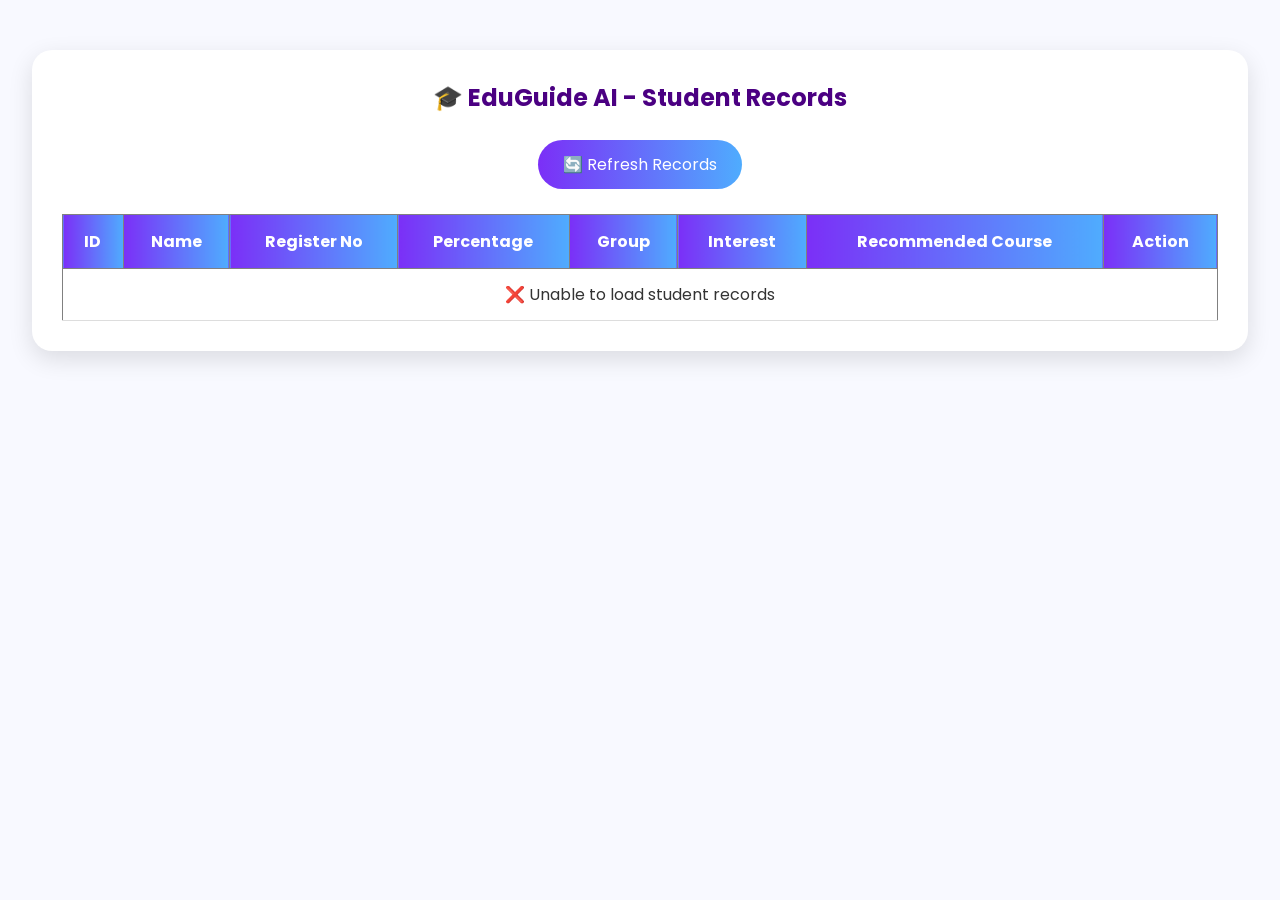
<file: admin.html>
<!DOCTYPE html>
<html lang="en">
<head>
    <meta charset="UTF-8">
    <meta name="viewport" content="width=device-width, initial-scale=1.0">

    <title>EduGuide AI - Admin Records</title>

    <link rel="stylesheet" href="style.css">
</head>

<body>

    <div class="admin-records">

        <h2>🎓 EduGuide AI - Student Records</h2>
        <button onclick="loadStudents()" class="refresh-btn">
    🔄 Refresh Records
</button>

        <table border="1" width="100%" cellpadding="10">
            <thead>
                <tr>
                    <th>ID</th>
                    <th>Name</th>
                    <th>Register No</th>
                    <th>Percentage</th>
                    <th>Group</th>
                    <th>Interest</th>
                    <th>Recommended Course</th>
                    <th>Action</th>
                </tr>
            </thead>

            <tbody id="studentTable">
                <tr>
                    <td colspan="7">Loading student records...</td>
                </tr>
            </tbody>
        </table>

    </div>
<script>
function loadStudents() {

    const table = document.getElementById("studentTable");

    table.innerHTML = `
        <tr>
            <td colspan="8">Loading student records...</td>
        </tr>
    `;

    fetch("http://localhost:5000/students")
        .then(response => response.json())
        .then(data => {

            table.innerHTML = "";

            data.students.forEach(student => {

                const row = document.createElement("tr");

                row.innerHTML = `
                    <td>${student.id}</td>
                    <td>${student.name || "N/A"}</td>
                    <td>${student.register_number || "N/A"}</td>
                    <td>${student.cutoff || "N/A"}</td>
                    <td>${student.qualification || "N/A"}</td>
                    <td>${student.interested_field || "N/A"}</td>
                    <td>${student.recommended_course || "N/A"}</td>
                    <td>
                        <button class="delete-btn" onclick="deleteStudent(${student.id})">
                            🗑️ Delete
                        </button>
                    </td>
                `;

                table.appendChild(row);
            });

        })
        .catch(error => {

            console.error("ERROR:", error);

            table.innerHTML = `
                <tr>
                    <td colspan="8">
                        ❌ Unable to load student records
                    </td>
                </tr>
            `;
        });
}


function deleteStudent(id) {

    const confirmDelete = confirm(
        "Are you sure you want to delete this student record?"
    );

    if (!confirmDelete) {
        return;
    }

    fetch(`http://localhost:5000/students/${id}`, {
        method: "DELETE"
    })
    .then(response => response.json())
    .then(data => {

        if (data.success) {
            alert("Student record deleted successfully!");
            loadStudents();
        } else {
            alert("Delete failed: " + data.message);
        }

    })
    .catch(error => {

        console.error("Delete error:", error);

        alert("Unable to delete student record");
    });
}


loadStudents();
</script>
    

</body>
</html>
</file>
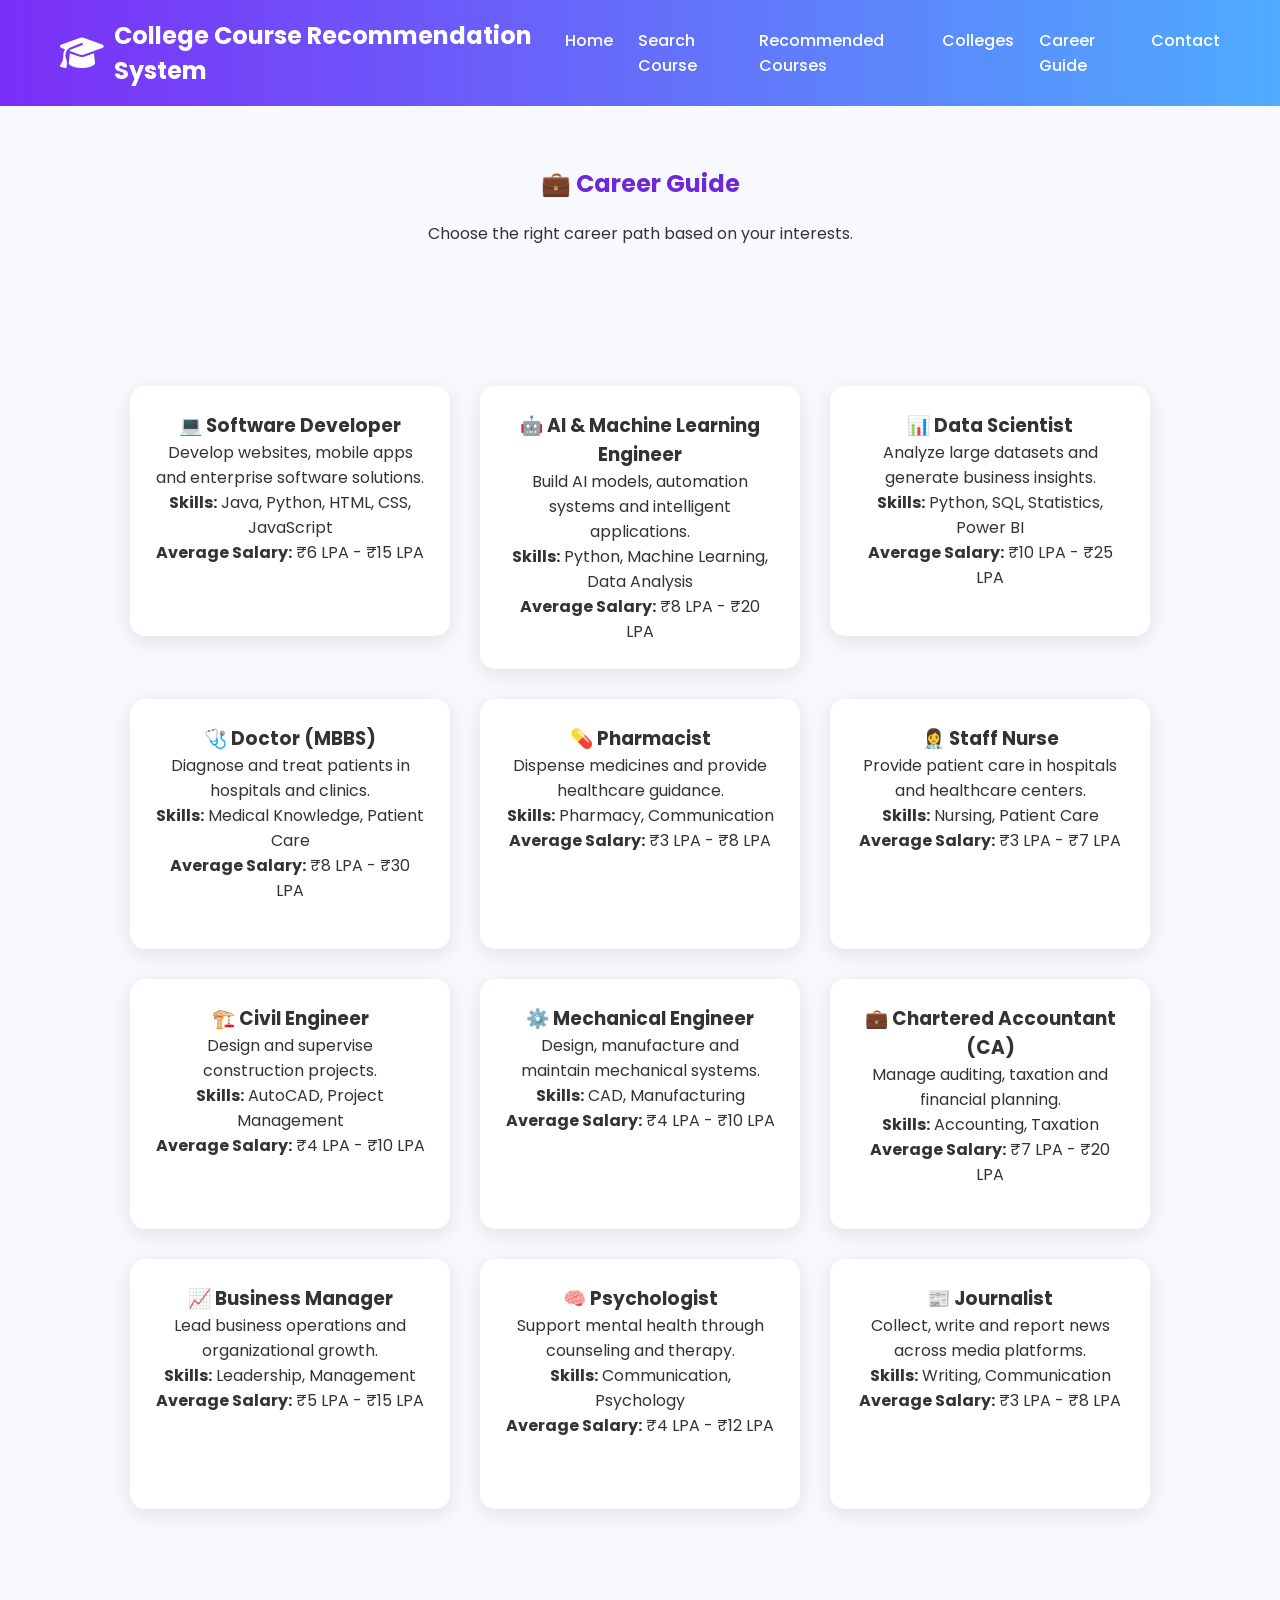
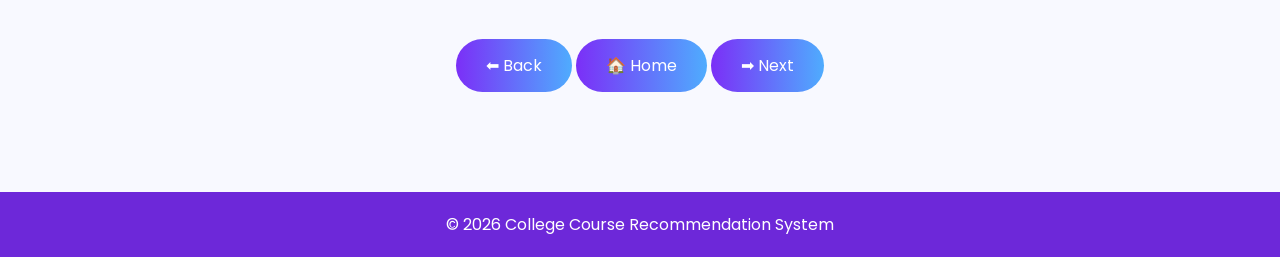
<file: career.html>
<!DOCTYPE html>
<html lang="en">
<head>
<meta charset="UTF-8">
<meta name="viewport" content="width=device-width, initial-scale=1.0">
<title>Career Guide</title>

<link rel="stylesheet" href="style.css">

<link rel="stylesheet"
href="https://cdnjs.cloudflare.com/ajax/libs/font-awesome/6.5.2/css/all.min.css">

</head>

<body>

<header>

<div class="logo">
<i class="fas fa-graduation-cap"></i>
<h2>College Course Recommendation System</h2>

</div>

<nav>

<ul>

<li><a href="index.html">Home</a></li>
<li><a href="search.html">Search Course</a></li>
<li><a href="recommendation.html">Recommended Courses</a></li>
<li><a href="colleges.html">Colleges</a></li>
<li><a href="career.html">Career Guide</a></li>
<li><a href="contact.html">Contact</a></li>

</ul>

</nav>

</header>

<section class="about">

<h2>💼 Career Guide</h2>

<p>
Choose the right career path based on your interests.
</p>

</section>
<section class="features">

<div class="card">
<h3>💻 Software Developer</h3>
<p>Develop websites, mobile apps and enterprise software solutions.</p>
<p><b>Skills:</b> Java, Python, HTML, CSS, JavaScript</p>
<p><b>Average Salary:</b> ₹6 LPA - ₹15 LPA</p>
</div>

<div class="card">
<h3>🤖 AI & Machine Learning Engineer</h3>
<p>Build AI models, automation systems and intelligent applications.</p>
<p><b>Skills:</b> Python, Machine Learning, Data Analysis</p>
<p><b>Average Salary:</b> ₹8 LPA - ₹20 LPA</p>
</div>

<div class="card">
<h3>📊 Data Scientist</h3>
<p>Analyze large datasets and generate business insights.</p>
<p><b>Skills:</b> Python, SQL, Statistics, Power BI</p>
<p><b>Average Salary:</b> ₹10 LPA - ₹25 LPA</p>
</div>

<div class="card">
<h3>🩺 Doctor (MBBS)</h3>
<p>Diagnose and treat patients in hospitals and clinics.</p>
<p><b>Skills:</b> Medical Knowledge, Patient Care</p>
<p><b>Average Salary:</b> ₹8 LPA - ₹30 LPA</p>
</div>

<div class="card">
<h3>💊 Pharmacist</h3>
<p>Dispense medicines and provide healthcare guidance.</p>
<p><b>Skills:</b> Pharmacy, Communication</p>
<p><b>Average Salary:</b> ₹3 LPA - ₹8 LPA</p>
</div>

<div class="card">
<h3>👩‍⚕️ Staff Nurse</h3>
<p>Provide patient care in hospitals and healthcare centers.</p>
<p><b>Skills:</b> Nursing, Patient Care</p>
<p><b>Average Salary:</b> ₹3 LPA - ₹7 LPA</p>
</div>

<div class="card">
<h3>🏗️ Civil Engineer</h3>
<p>Design and supervise construction projects.</p>
<p><b>Skills:</b> AutoCAD, Project Management</p>
<p><b>Average Salary:</b> ₹4 LPA - ₹10 LPA</p>
</div>

<div class="card">
<h3>⚙️ Mechanical Engineer</h3>
<p>Design, manufacture and maintain mechanical systems.</p>
<p><b>Skills:</b> CAD, Manufacturing</p>
<p><b>Average Salary:</b> ₹4 LPA - ₹10 LPA</p>
</div>

<div class="card">
<h3>💼 Chartered Accountant (CA)</h3>
<p>Manage auditing, taxation and financial planning.</p>
<p><b>Skills:</b> Accounting, Taxation</p>
<p><b>Average Salary:</b> ₹7 LPA - ₹20 LPA</p>
</div>

<div class="card">
<h3>📈 Business Manager</h3>
<p>Lead business operations and organizational growth.</p>
<p><b>Skills:</b> Leadership, Management</p>
<p><b>Average Salary:</b> ₹5 LPA - ₹15 LPA</p>
</div>

<div class="card">
<h3>🧠 Psychologist</h3>
<p>Support mental health through counseling and therapy.</p>
<p><b>Skills:</b> Communication, Psychology</p>
<p><b>Average Salary:</b> ₹4 LPA - ₹12 LPA</p>
</div>

<div class="card">
<h3>📰 Journalist</h3>
<p>Collect, write and report news across media platforms.</p>
<p><b>Skills:</b> Writing, Communication</p>
<p><b>Average Salary:</b> ₹3 LPA - ₹8 LPA</p>
</div>
</section>

<br><br>

<center>

<a href="colleges.html" class="btn">⬅ Back</a>

<a href="index.html" class="btn">🏠 Home</a>

<a href="contact.html" class="btn">➡ Next</a>

</center>

<br><br>

<footer>

<p>
© 2026 College Course Recommendation System
</p>

</footer>

<script src="script.js"></script>

</body>
</html>
</file>
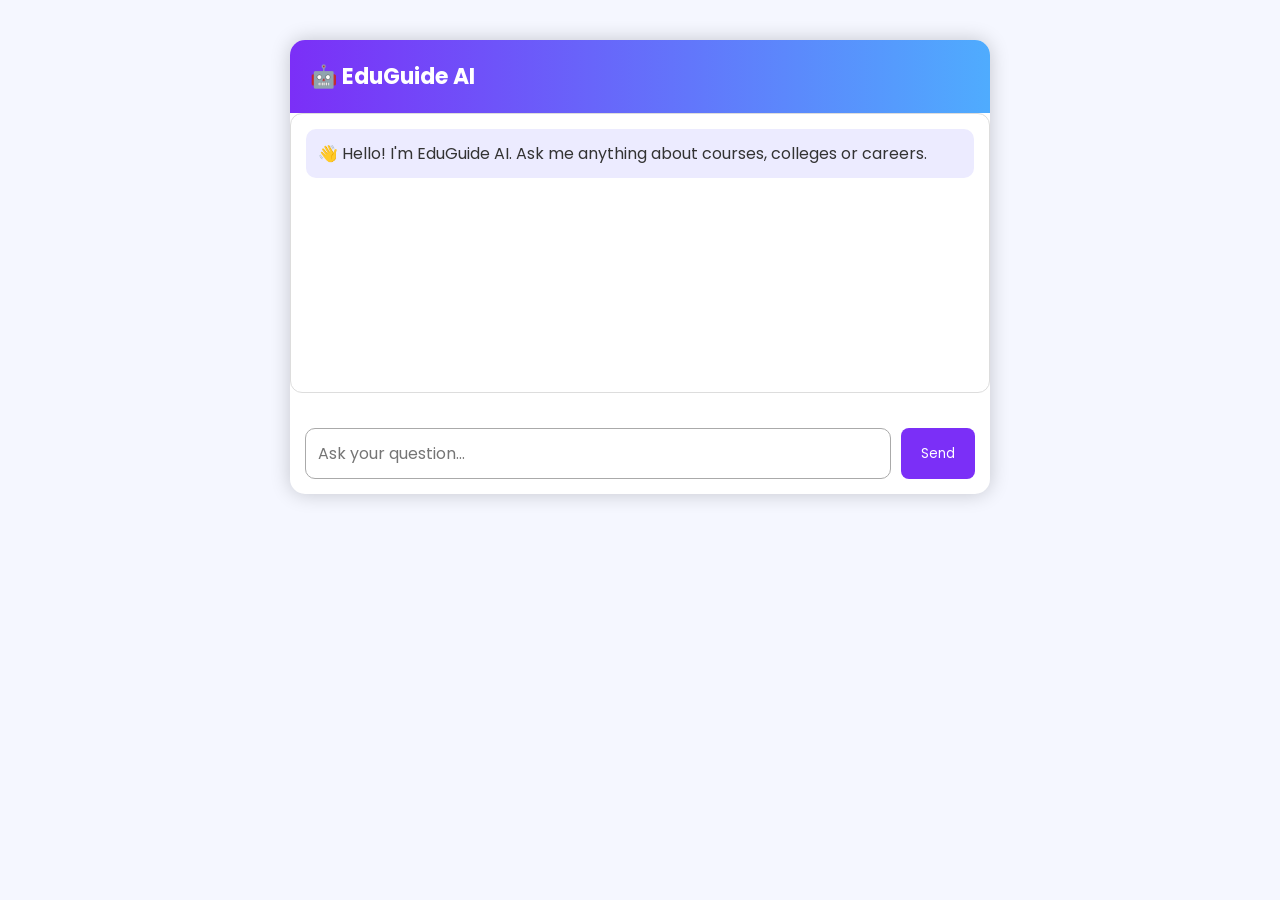
<file: chatbot.html>
<!DOCTYPE html>
<html lang="en">
<head>
<meta charset="UTF-8">
<meta name="viewport" content="width=device-width, initial-scale=1.0">
<title>EduGuide AI</title>

<link rel="stylesheet" href="style.css">

<style>

body{
background:#f5f7ff;
font-family:Poppins,sans-serif;
}

.chat-container{

width:90%;
max-width:700px;
margin:40px auto;
background:white;
border-radius:15px;
box-shadow:0 0 20px rgba(0,0,0,.2);

}

.chat-header{

background:linear-gradient(90deg,#7b2ff7,#4facfe);
color:white;
padding:20px;
font-size:22px;
font-weight:bold;
border-radius:15px 15px 0 0;

}

.chat-box{

height:400px;
overflow-y:auto;
padding:15px;

}

.bot{

background:#ecebff;
padding:12px;
border-radius:10px;
margin-bottom:15px;

}

.user{

background:#d9fdd3;
padding:12px;
border-radius:10px;
margin-bottom:15px;
text-align:right;

}

.input-area{

display:flex;
padding:15px;
gap:10px;

}

input{

flex:1;
padding:12px;
border-radius:8px;
border:1px solid #ccc;

}

button{

padding:12px 20px;
background:#7b2ff7;
color:white;
border:none;
border-radius:8px;
cursor:pointer;

}

</style>

</head>

<body>

<div class="chat-container">

<div class="chat-header">

🤖 EduGuide AI

</div>

<div class="chat-box" id="chatBox">

<div class="bot">

👋 Hello! I'm EduGuide AI.

Ask me anything about courses, colleges or careers.

</div>

</div>

<div class="input-area">

<input type="text"
id="userInput"
placeholder="Ask your question...">

<button onclick="sendMessage()">

Send

</button>

</div>

</div>

<script src="script.js"></script>

</body>

</html>
</file>
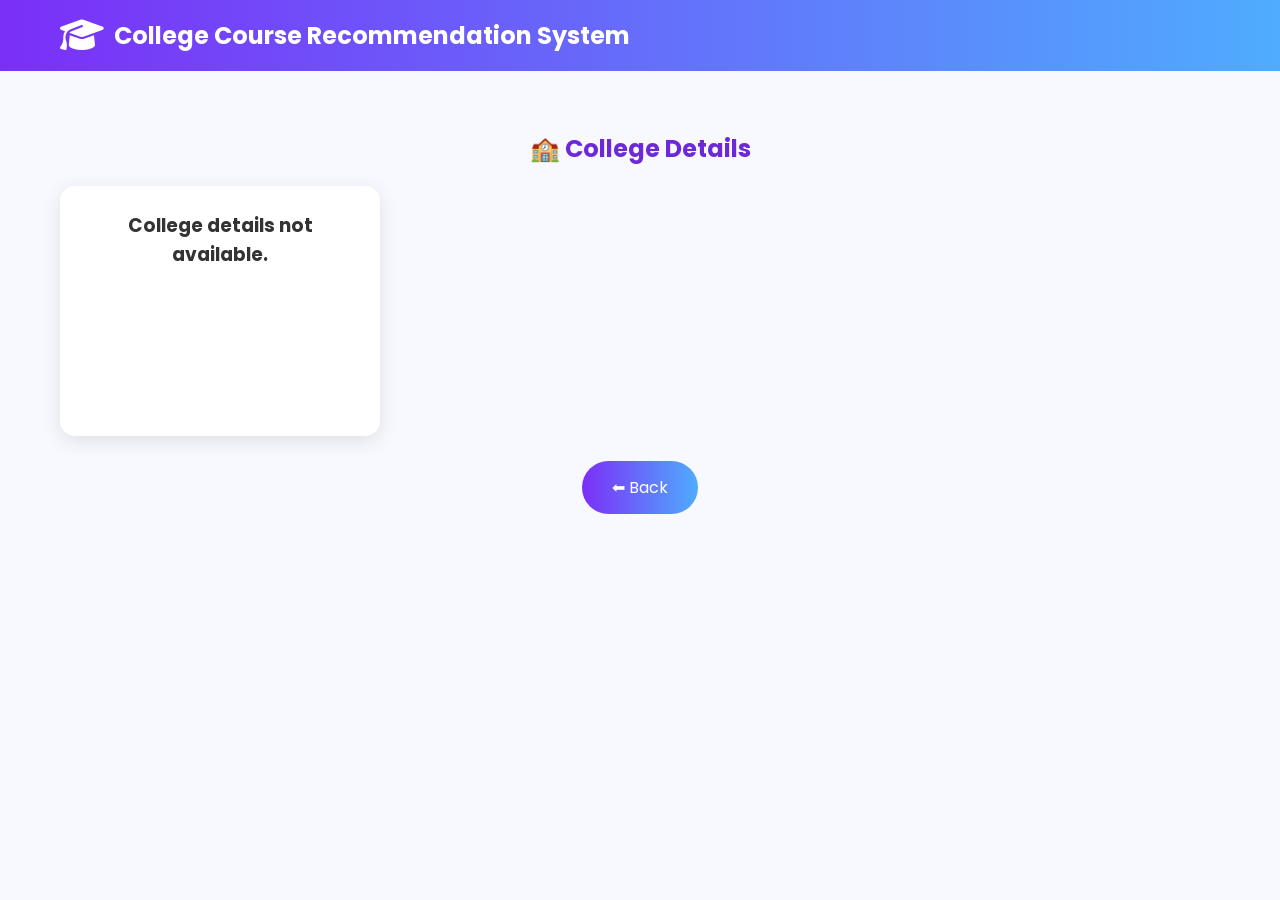
<file: college-details.html>
<!DOCTYPE html>
<html lang="en">
<head>
<meta charset="UTF-8">
<meta name="viewport" content="width=device-width, initial-scale=1.0">
<title>College Details</title>

<link rel="stylesheet" href="style.css">
<link rel="stylesheet"
href="https://cdnjs.cloudflare.com/ajax/libs/font-awesome/6.5.2/css/all.min.css">
</head>

<body>

<header>
<div class="logo">
<i class="fas fa-graduation-cap"></i>
<h2>College Course Recommendation System</h2>
</div>
</header>

<section class="about">
<h2>🏫 College Details</h2>

<div class="card" id="collegeDetails"></div>

<br>

<a href="colleges.html" class="btn">⬅ Back</a>

</section>

<script>

const collegeData = {

"PSG College of Arts & Science":{
rating:"4.9 / 5",
location:"Coimbatore",
contact:"+91 422 4303300",
website:"https://www.psgcas.ac.in"
},

"PSG College of Technology":{
rating:"4.9 /5",
location:"Coimbatore",
contact:"+91 422 2572177",
website:"https://www.psgtech.edu"
},

"Sri Krishna College of Engineering and Technology":{
 rating:"4.8 / 5",
 location:"Coimbatore",
 contact:"+91 422 2678000",
 website:"https://www.skcet.ac.in"
},

"Sri Krishna Arts & Science College":{
rating:"4.8 / 5",
location:"Coimbatore",
contact:"+91 422 2678001",
website:"https://www.skasc.ac.in"
},

"Kumaraguru College of Technology":{
rating:"4.8 / 5",
location:"Coimbatore",
contact:"+91 422 2661100",
website:"https://www.kct.ac.in"
},

"PSG Institute of Medical Sciences & Research":{
rating:"4.9 / 5",
location:"Coimbatore",
contact:"+91 422 4345353",
website:"https://www.psgimsr.ac.in"
},

"Coimbatore Medical College":{
rating:"4.8 / 5",
location:"Coimbatore",
contact:"+91 422 2301393",
website:"https://cmccbe.org"
},

"Karpagam College of Pharmacy":{
rating:"4.6 / 5",
location:"Coimbatore",
contact:"+91 422 2619005",
website:"https://kahedu.edu.in"
}

};

let college = localStorage.getItem("selectedCollege");

let details = collegeData[college];

if(details){

document.getElementById("collegeDetails").innerHTML = `
<h3>${college}</h3>
<p>⭐ Rating : ${details.rating}</p>
<p>📍 Location : ${details.location}</p>
<p>📞 Contact : ${details.contact}</p>

<a href="${details.website}" target="_blank" class="btn">
🌐 Official Website
</a>
`;

}else{

document.getElementById("collegeDetails").innerHTML =
"<h3>College details not available.</h3>";

}

</script>

</body>
</html>
</file>
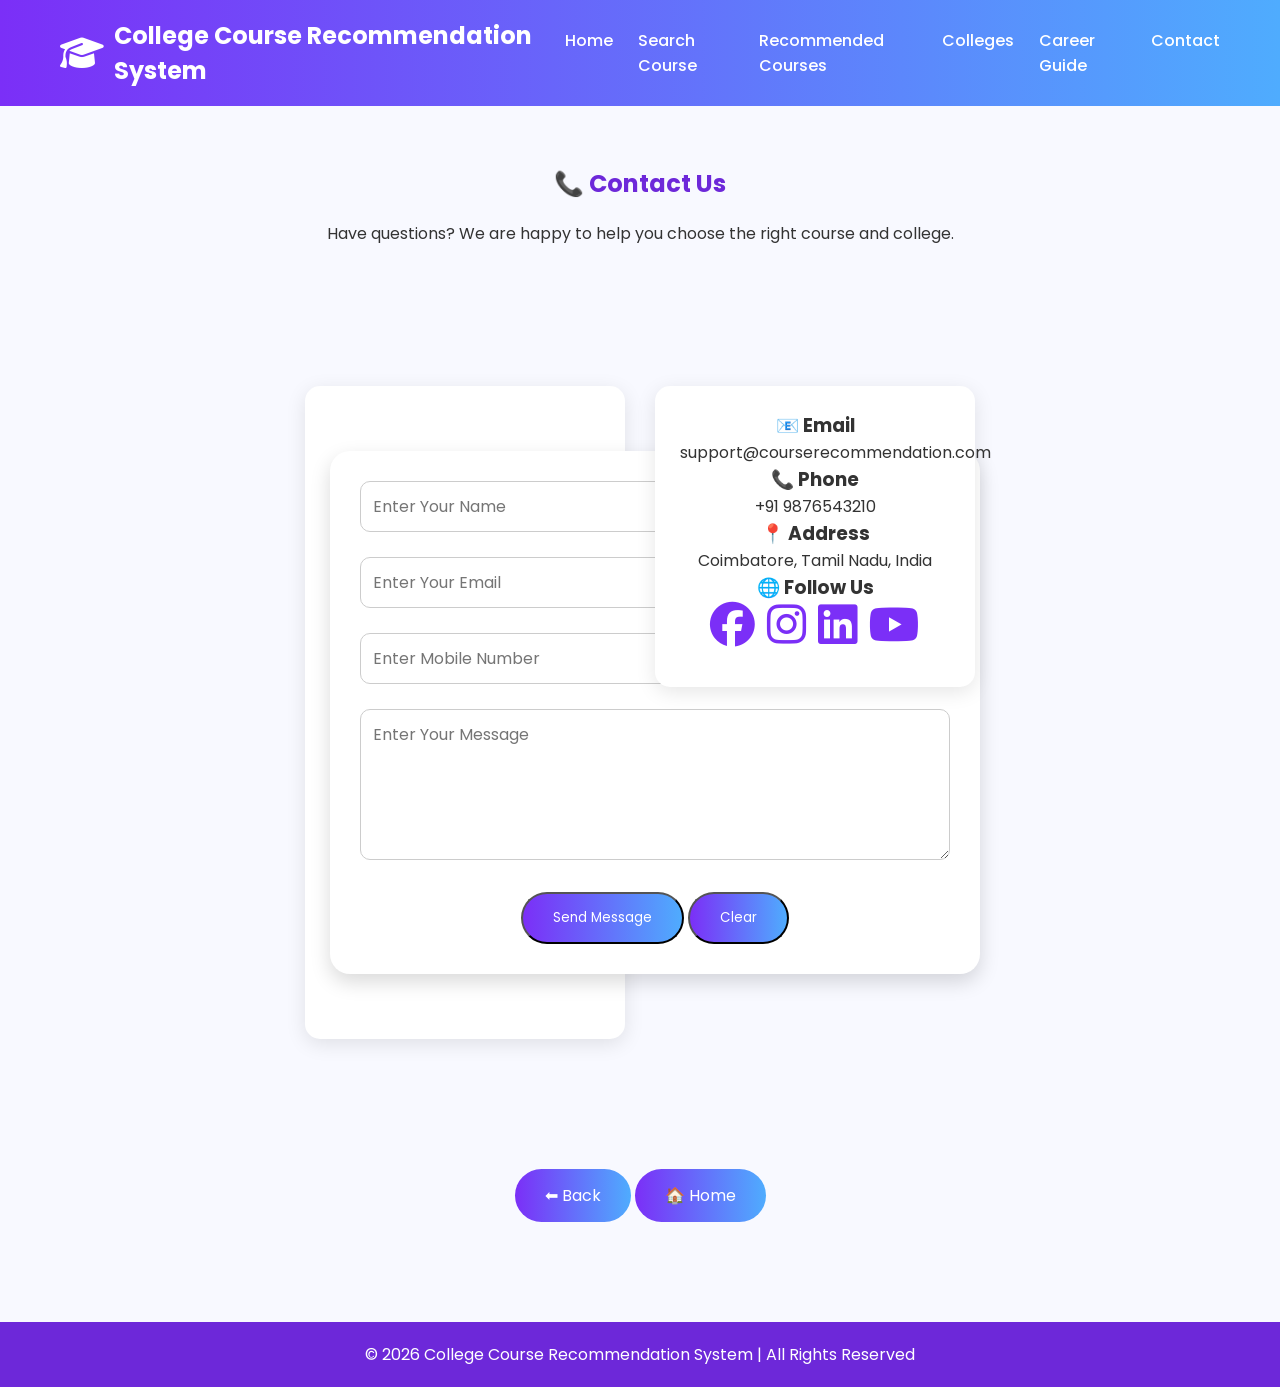
<file: contact.html>
<!DOCTYPE html>
<html lang="en">
<head>
<meta charset="UTF-8">
<meta name="viewport" content="width=device-width, initial-scale=1.0">
<title>Contact Us</title>

<link rel="stylesheet" href="style.css">
<link rel="stylesheet"
href="https://cdnjs.cloudflare.com/ajax/libs/font-awesome/6.5.2/css/all.min.css">

</head>

<body>

<header>

<div class="logo">
<i class="fas fa-graduation-cap"></i>
<h2>College Course Recommendation System</h2>
</div>

<nav>
<ul>
<li><a href="index.html">Home</a></li>
<li><a href="search.html">Search Course</a></li>
<li><a href="recommendation.html">Recommended Courses</a></li>
<li><a href="colleges.html">Colleges</a></li>
<li><a href="career.html">Career Guide</a></li>
<li><a href="contact.html">Contact</a></li>
</ul>
</nav>

</header>

<section class="about">

<h2>📞 Contact Us</h2>

<p>Have questions? We are happy to help you choose the right course and college.</p>

</section>

<section class="features">

<div class="card">

<form onsubmit="showMessage(); return false;">

<input type="text" placeholder="Enter Your Name" required><br><br>

<input type="email" placeholder="Enter Your Email" required><br><br>

<input type="tel" placeholder="Enter Mobile Number" required><br><br>

<textarea rows="5" cols="40" placeholder="Enter Your Message" required></textarea>

<br><br>

<button type="submit" class="btn">Send Message</button>

<button type="reset" class="btn">Clear</button>

</form>

</div>

<div class="card">

<h3>📧 Email</h3>
<p>support@courserecommendation.com</p>

<h3>📞 Phone</h3>
<p>+91 9876543210</p>

<h3>📍 Address</h3>
<p>Coimbatore, Tamil Nadu, India</p>

<h3>🌐 Follow Us</h3>

<p>
<i class="fab fa-facebook fa-2x"></i>
&nbsp;
<i class="fab fa-instagram fa-2x"></i>
&nbsp;
<i class="fab fa-linkedin fa-2x"></i>
&nbsp;
<i class="fab fa-youtube fa-2x"></i>
</p>

</div>

</section>

<br><br>

<center>

<a href="career.html" class="btn">⬅ Back</a>

<a href="index.html" class="btn">🏠 Home</a>

</center>

<br><br>

<footer>

<p>© 2026 College Course Recommendation System | All Rights Reserved</p>

</footer>

<script>

function showMessage(){

alert("✅ Your message has been sent successfully!");

}

</script>

</body>
</html>
</file>
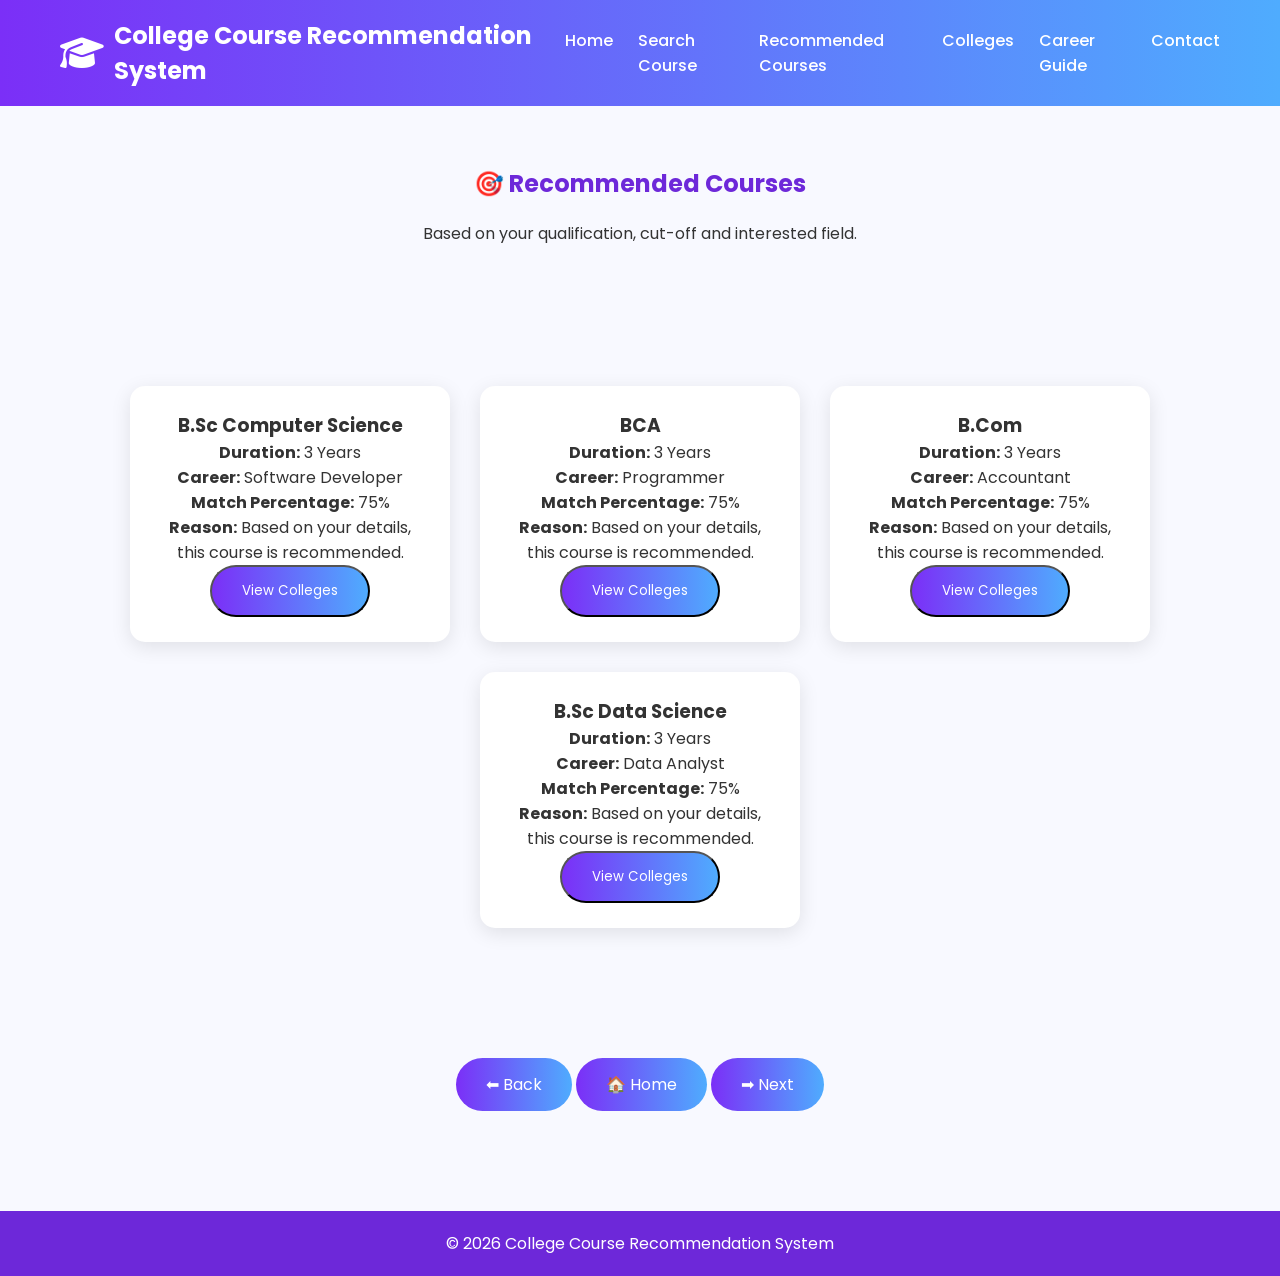
<file: recommendation.html>
<!DOCTYPE html>
<html lang="en">
<head>
<meta charset="UTF-8">
<meta name="viewport" content="width=device-width, initial-scale=1.0">
<title>Recommended Courses</title>

<link rel="stylesheet" href="style.css">
<link rel="stylesheet"
href="https://cdnjs.cloudflare.com/ajax/libs/font-awesome/6.5.2/css/all.min.css">

</head>

<body>

<header>

<div class="logo">
<i class="fas fa-graduation-cap"></i>
<h2>College Course Recommendation System</h2>
</div>

<nav>
<ul>
<li><a href="index.html">Home</a></li>
<li><a href="search.html">Search Course</a></li>
<li><a href="recommendation.html">Recommended Courses</a></li>
<li><a href="colleges.html">Colleges</a></li>
<li><a href="career.html">Career Guide</a></li>
<li><a href="contact.html">Contact</a></li>
</ul>
</nav>

</header>

<section class="about">

<h2>🎯 Recommended Courses</h2>

<p>
Based on your qualification, cut-off and interested field.
</p>

</section>

<section class="features" id="courseContainer">

</section>

<br><br>

<center>

<a href="search.html" class="btn">⬅ Back</a>

<a href="index.html" class="btn">🏠 Home</a>

<a href="colleges.html" class="btn">➡ Next</a>

</center>

<br><br>

<footer>

<p>© 2026 College Course Recommendation System</p>

</footer>

<script src="script.js"></script>

<script>
loadRecommendedCourses();
</script>

</body>
</html>
</file>
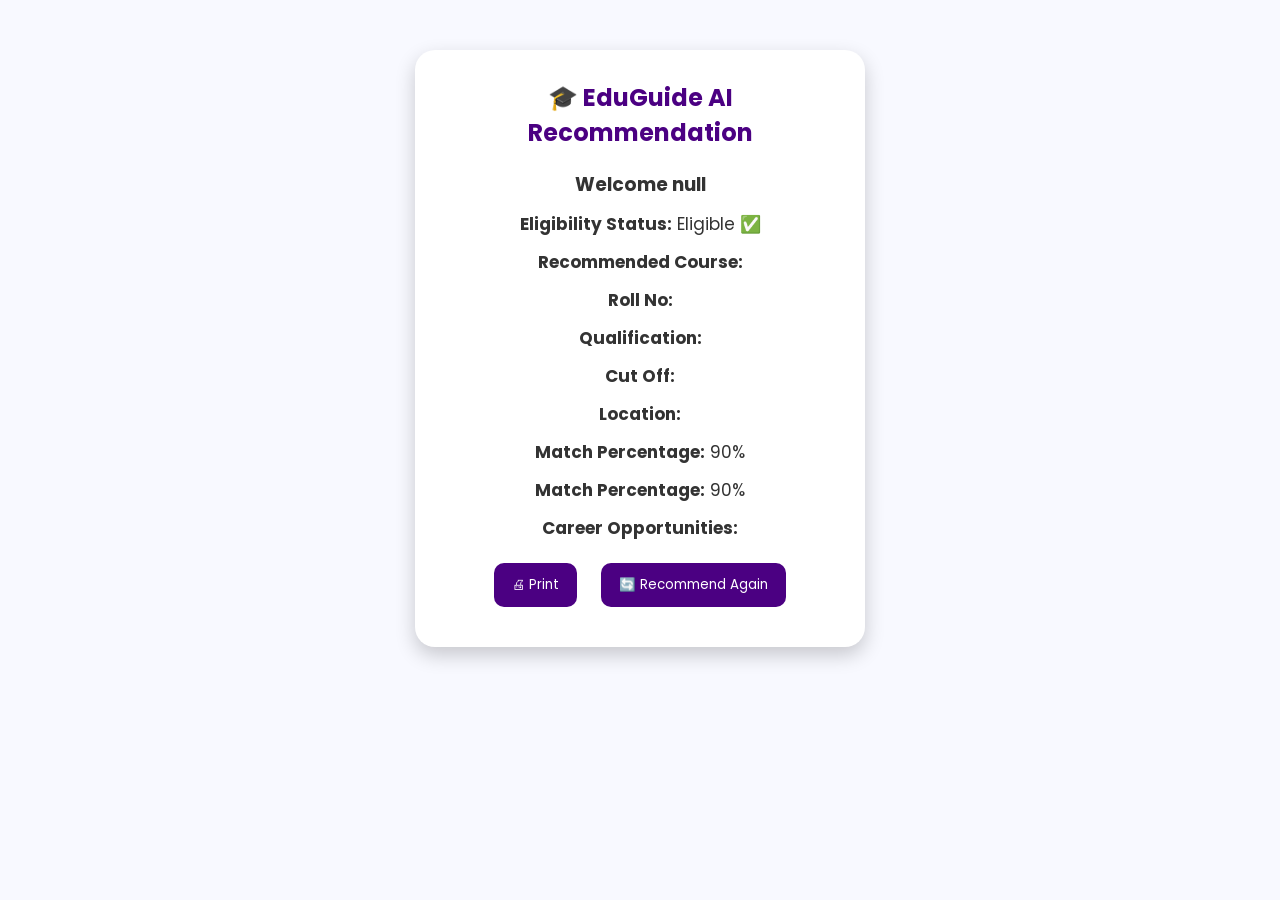
<file: result.html>
<!DOCTYPE html>
<html>
<head>
    <title>EduGuide AI - Result</title>
    <link rel="stylesheet" href="style.css">
</head>

<body>

<div class="result-card">

    <h2>🎓 EduGuide AI Recommendation</h2>

    <h3 id="studentName"></h3>

    <p><b>Eligibility Status:</b> <span id="status">Eligible ✅</span></p>

    <p><b>Recommended Course:</b> <span id="courseResult"></span></p>
    <p><b>Roll No:</b> <span id="rollResult"></span></p>

<p><b>Qualification:</b> <span id="qualificationResult"></span></p>

<p><b>Cut Off:</b> <span id="cutoffResult"></span></p>

<p><b>Location:</b> <span id="locationResult"></span></p>

<p><b>Match Percentage:</b> <span id="matchResult">90%</span></p>

    <p><b>Match Percentage:</b> <span id="match">90%</span></p>

    <p><b>Career Opportunities:</b></p>
    <p id="career"></p>

    <button onclick="window.print()">🖨 Print</button>

    <button onclick="location.href='student.html'">
        🔄 Recommend Again
    </button>

</div>

<script src="script.js"></script>
<script>
document.getElementById("studentName").innerHTML =
"Welcome " + localStorage.getItem("studentName");

document.getElementById("courseResult").innerHTML =
localStorage.getItem("recommendedCourse");

document.getElementById("career").innerHTML =
localStorage.getItem("career");

document.getElementById("rollResult").innerHTML =
localStorage.getItem("rollno");

document.getElementById("qualificationResult").innerHTML =
localStorage.getItem("qualification");

document.getElementById("cutoffResult").innerHTML =
localStorage.getItem("cutoff");

document.getElementById("locationResult").innerHTML =
localStorage.getItem("location");
</script>
</file>
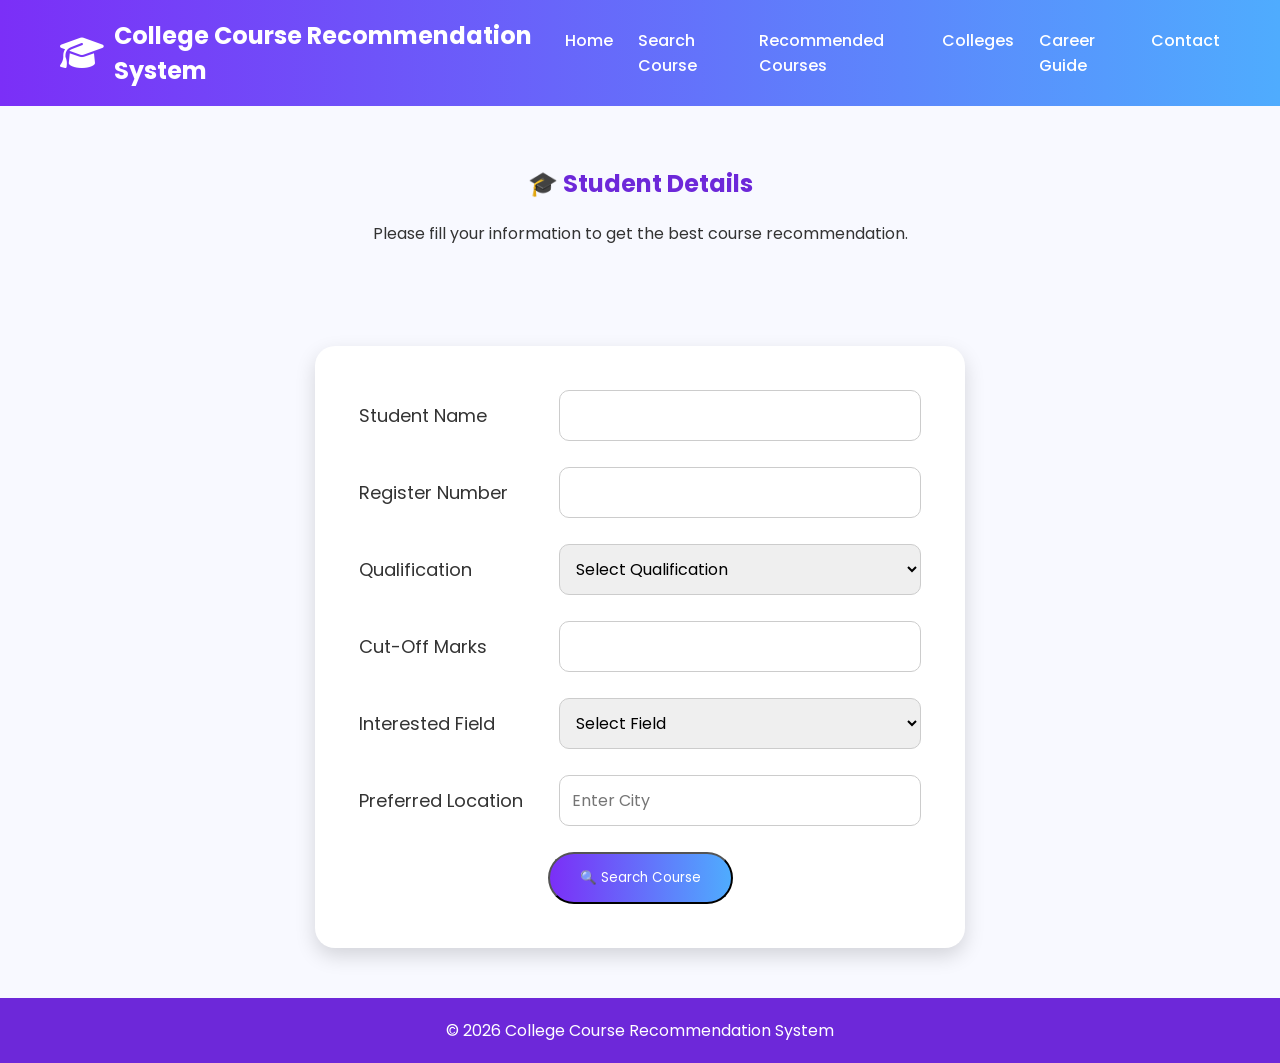
<file: search.html>
<!DOCTYPE html>
<html lang="en">
<head>
<meta charset="UTF-8">
<meta name="viewport" content="width=device-width, initial-scale=1.0">
<title>Search Course</title>

<link rel="stylesheet" href="style.css">
<link rel="stylesheet"
href="https://cdnjs.cloudflare.com/ajax/libs/font-awesome/6.5.2/css/all.min.css">
</head>

<body>

<header>

<div class="logo">
<i class="fas fa-graduation-cap"></i>
<h2>College Course Recommendation System</h2>
</div>

<nav>
<ul>
<li><a href="index.html">Home</a></li>
<li><a href="search.html">Search Course</a></li>
<li><a href="recommendation.html">Recommended Courses</a></li>
<li><a href="colleges.html">Colleges</a></li>
<li><a href="career.html">Career Guide</a></li>
<li><a href="contact.html">Contact</a></li>
</ul>
</nav>

</header>

<section class="about">
<h2>🎓 Student Details</h2>
<p>Please fill your information to get the best course recommendation.</p>
</section>

<center>

<form onsubmit="recommendCourse(); return false;">

<table cellpadding="15">

<tr>
<td>Student Name</td>
<td>
<input type="text" id="name" required>
</td>
</tr>

<tr>
<td>Register Number</td>
<td>
<input type="text" id="rollno" required>
</td>
</tr>

<tr>
<td>Qualification</td>
<td>
<select id="qualification" required>
<option value="">Select Qualification</option>
<option value="12th Science">12th Science</option>
<option value="12th Commerce">12th Commerce</option>
<option value="12th Arts">12th Arts</option>
<option value="Diploma">Diploma</option>
</select>
</td>
</tr>

<tr>
<td>Cut-Off Marks</td>
<td>
<input type="number" id="cutoff" min="0" max="200" required>
</td>
</tr>

<tr>
<td>Interested Field</td>
<td>
<select id="field" required>
<option value="">Select Field</option>
<option value="Computer">Computer</option>
<option value="Artificial Intelligence">Artificial Intelligence</option>
<option value="Data Science">Data Science</option>
<option value="Biology">Biology</option>
<option value="Engineering">Engineering</option>
<option value="Business">Business</option>
<option value="Commerce">Commerce</option>
</select>
</td>
</tr>

<tr>
<td>Preferred Location</td>
<td>
<input type="text" id="location" placeholder="Enter City">
</td>
</tr>

<tr>
<td colspan="2" align="center">
<button type="submit" class="btn">
🔍 Search Course
</button>
</td>
</tr>

</table>

</form>

</center>

<footer>
<p>© 2026 College Course Recommendation System</p>
</footer>

<script src="script.js"></script>

</body>
</html>
</file>
<file: style.css>
/* Google Font */
@import url('https://fonts.googleapis.com/css2?family=Poppins:wght@300;400;500;600;700&display=swap');

*{
    margin:0;
    padding:0;
    box-sizing:border-box;
    font-family:'Poppins',sans-serif;
}

body{
    background:#f8f9ff;
    color:#333;
}

/* Header */
header{
    background:linear-gradient(90deg,#7b2ff7,#4facfe);
    color:white;
    display:flex;
    justify-content:space-between;
    align-items:center;
    padding:18px 60px;
    position:sticky;
    top:0;
    z-index:1000;
}

.logo{
    display:flex;
    align-items:center;
    gap:10px;
}

.logo i{
    font-size:35px;
}

nav ul{
    list-style:none;
    display:flex;
    gap:25px;
}

nav ul li a{
    text-decoration:none;
    color:white;
    font-weight:500;
    transition:.3s;
}

nav ul li a:hover{
    color:yellow;
}

/* Hero Section */
.hero{
    display:flex;
    justify-content:space-between;
    align-items:center;
    padding:70px;
    flex-wrap:wrap;
}

.hero-text{
    width:50%;
}

.hero-text h1{
    font-size:50px;
    color:#6d28d9;
}

.hero-text p{
    margin:20px 0;
    line-height:1.8;
}

.btn{
    display:inline-block;
    padding:14px 30px;
    background:linear-gradient(90deg,#7b2ff7,#4facfe);
    color:white;
    text-decoration:none;
    border-radius:30px;
    transition:.3s;
}

.btn:hover{
    transform:scale(1.05);
}

.hero-image img{
    width:500px;
    border-radius:20px;
    box-shadow:0 10px 30px rgba(0,0,0,.2);
}

/* About */
.about{
    padding:60px;
    text-align:center;
}

.about h2{
    color:#6d28d9;
    margin-bottom:20px;
}

/* Feature Cards */
.features{
    display:flex;
    justify-content:center;
    gap:30px;
    flex-wrap:wrap;
    padding:40px;
}

.card{
    width:300px;
    background:white;
    padding:30px;
    border-radius:15px;
    text-align:center;
    box-shadow:0 5px 20px rgba(0,0,0,.1);
    transition:.3s;
}

.card:hover{
    transform:translateY(-10px);
}

.card i{
    font-size:45px;
    color:#7b2ff7;
    margin-bottom:15px;
}

/* Footer */
footer{
    background:#6d28d9;
    color:white;
    text-align:center;
    padding:20px;
    margin-top:50px;
}
.chatbot {
    width: 500px;
    min-height: 450px;
    margin: 40px auto;
    padding: 25px;
    background: white;
    border-radius: 20px;
    box-shadow: 0 8px 20px rgba(0,0,0,0.2);
    text-align: center;
}

.chatbot h3 {
    font-size: 25px;
    color: #4b0082;
}

#chatBox {
    height: 280px;
    overflow-y: auto;
    border: 1px solid #ddd;
    padding: 15px;
    margin-bottom: 20px;
    text-align: left;
    border-radius: 12px;
    font-size: 16px;
}

#userInput {
    width: 75%;
    padding: 12px;
    font-size: 16px;
    border-radius: 10px;
    border: 1px solid #aaa;
}

.chatbot button {
    padding: 12px 20px;
    font-size: 16px;
    background: #4b0082;
    color: white;
    border: none;
    border-radius: 10px;
    cursor: pointer;
}
.chat-toggle {
    position: fixed;
    right: 25px;
    bottom: 25px;
    width: 60px;
    height: 60px;
    border-radius: 50%;
    border: none;
    background: #4b0082;
    color: white;
    font-size: 28px;
    cursor: pointer;
    box-shadow: 0 5px 15px rgba(0,0,0,0.3);
}

.chatbot {
    position: fixed;
    right: 25px;
    bottom: 100px;
    width: 380px;
    display: block;
    z-index: 1000;
}
.result-card {
    width: 450px;
    margin: 50px auto;
    padding: 30px;
    background: white;
    border-radius: 20px;
    text-align: center;
    box-shadow: 0 8px 20px rgba(0,0,0,0.2);
}

.result-card h2 {
    color: #4b0082;
    margin-bottom: 20px;
}

.result-card p {
    font-size: 17px;
    margin: 12px;
}

.result-card button {
    padding: 12px 18px;
    margin: 10px;
    border: none;
    border-radius: 10px;
    background: #4b0082;
    color: white;
    cursor: pointer;
}

.result-card button:hover {
    background: #6a0dad;
}
/* Student Form */
form{
    width: 650px;
    margin: 40px auto;
    background: #ffffff;
    padding: 30px;
    border-radius: 20px;
    box-shadow: 0 8px 20px rgba(0,0,0,0.15);
}

form table{
    width: 100%;
}

form td{
    padding: 12px;
    font-size: 18px;
}

form input,
form select,
form textarea{
    width: 100%;
    padding: 12px;
    border: 1px solid #ccc;
    border-radius: 10px;
    font-size: 16px;
}

form input:focus,
form select:focus,
form textarea:focus{
    outline: none;
    border-color: #6d28d9;
}

.features{
    display:flex;
    flex-wrap:wrap;
    justify-content:center;
    align-items:flex-start;
    gap:30px;
    width:90%;
    margin:40px auto;
}

.card{
    width:320px;
    min-height:250px;
    background:white;
    padding:25px;
    border-radius:15px;
    text-align:center;
    box-shadow:0 5px 20px rgba(0,0,0,.1);
}
/* Refresh Button */

.refresh-btn{
    display:block;
    margin:0 auto 25px auto;
    padding:12px 25px;
    border:none;
    border-radius:25px;
    background:linear-gradient(90deg,#7b2ff7,#4facfe);
    color:white;
    font-size:16px;
    font-family:'Poppins',sans-serif;
    cursor:pointer;
    transition:0.3s;
}

.refresh-btn:hover{
    transform:scale(1.05);
}
/* ============================= */
/* Admin Student Records Table   */
/* ============================= */

.admin-records{
    width:95%;
    margin:50px auto;
    padding:30px;
    background:white;
    border-radius:20px;
    box-shadow:0 8px 25px rgba(0,0,0,0.12);
    overflow-x:auto;
}

.admin-records h2{
    text-align:center;
    color:#4b0082;
    margin-bottom:25px;
}

.admin-records table{
    width:100%;
    border-collapse:collapse;
    min-width:900px;
}

.admin-records th{
    background:linear-gradient(90deg,#7b2ff7,#4facfe);
    color:white;
    padding:14px;
    text-align:center;
}

.admin-records td{
    padding:13px;
    text-align:center;
    border-bottom:1px solid #ddd;
}

.admin-records tr:hover{
    background:#f5f0ff;
}
/* Delete Button */

.delete-btn{
    padding:8px 14px;
    border:none;
    border-radius:8px;
    background:#e53935;
    color:white;
    font-family:'Poppins',sans-serif;
    font-size:14px;
    cursor:pointer;
    transition:0.3s;
}

.delete-btn:hover{
    background:#c62828;
    transform:scale(1.05);
}
</file>
